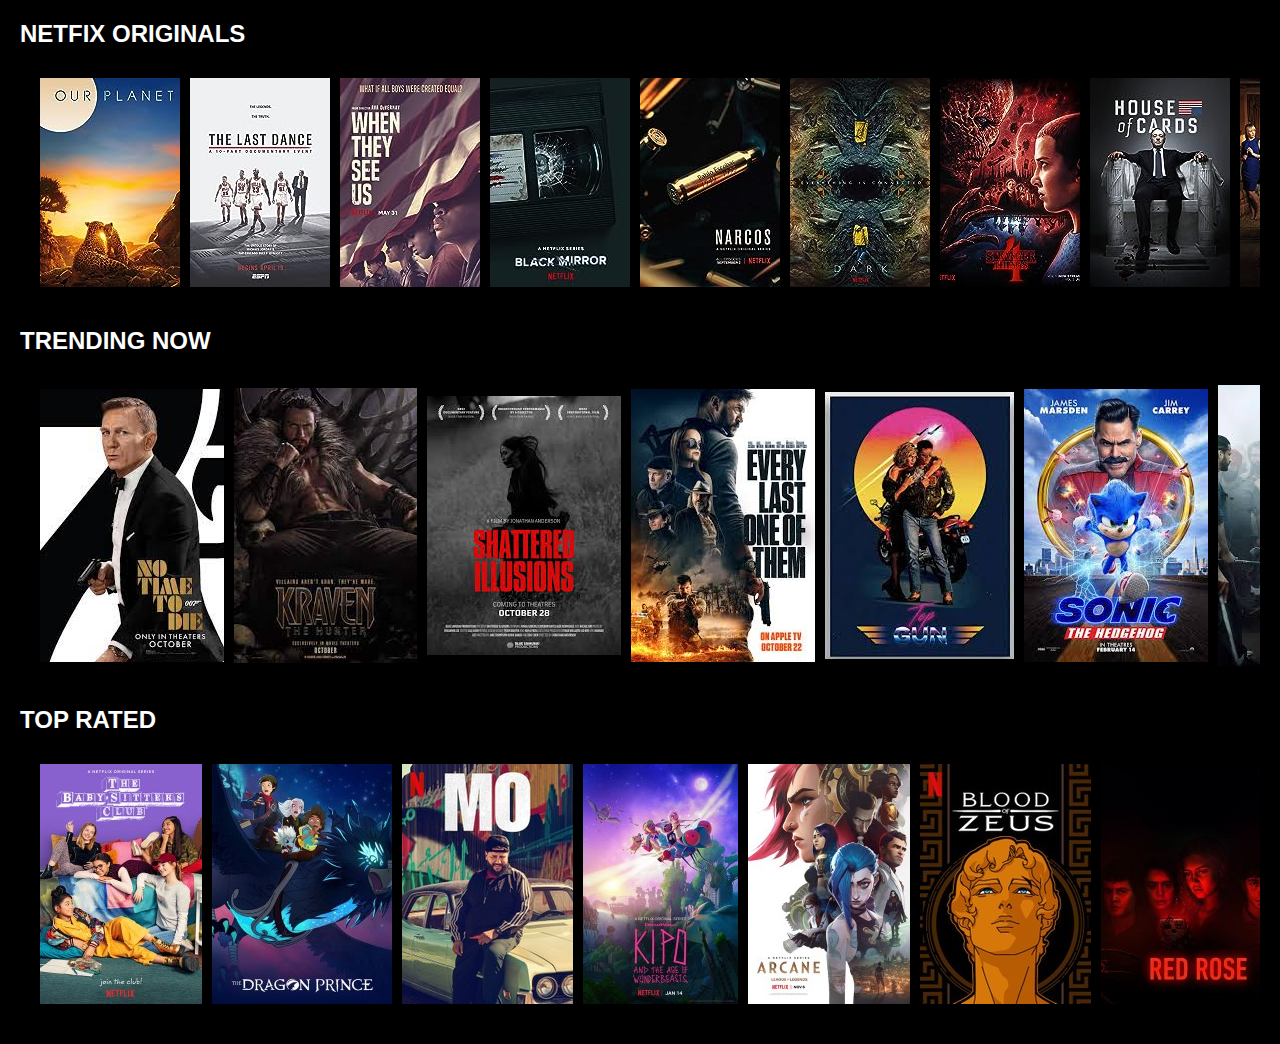
<file: homepage.html>
<!DOCTYPE html>
<html lang="en">
<head>
    <meta charset="UTF-8">
    <meta name="viewport" content="width=device-width, initial-scale=1.0">
    <title>Netflix</title>
    <link rel="stylesheet" href="style_homepage.css"/>
</head>
<body>
    <!-- NETFLIX ORIGINAL -->
    <div class = "row">
        <h2>NETFIX ORIGINALS</h2>
        <div class="row__posters">
            <img src="POSTER_ORIGINALS_1.jpg" alt="MOVIE POSTER" CLASS="POSTER_LARGE"/>
            <img src="POSTER_ORIGINALS_2.jpg" alt="MOVIE POSTER" CLASS="POSTER_LARGE"/>
            <img src="POSTER_ORIGINALS_3.jpg" alt="MOVIE POSTER" CLASS="POSTER_LARGE"/>
            <img src="POSTER_ORIGINALS_4.jpg" alt="MOVIE POSTER" CLASS="POSTER_LARGE"/>
            <img src="POSTER_ORIGINALS_5.jpg" alt="MOVIE POSTER" CLASS="POSTER_LARGE"/>
            <img src="POSTER_ORIGINALS_6.jpg" alt="MOVIE POSTER" CLASS="POSTER_LARGE"/>
            <img src="POSTER_ORIGINALS_7.jpg" alt="MOVIE POSTER" CLASS="POSTER_LARGE"/>
            <img src="POSTER_ORIGINALS_8.jpg" alt="MOVIE POSTER" CLASS="POSTER_LARGE"/>
            <img src="POSTER_ORIGINALS_9.jpg" alt="MOVIE POSTER" CLASS="POSTER_LARGE"/>
            <img src="POSTER_ORIGINALS_10.jpg" alt="MOVIE POSTER" CLASS="POSTER_LARGE"/>
        </div>
    </div>
    <!-- trending now -->
    <div class = "row">
        <h2>TRENDING NOW</h2>
        <div class="row__posters">
            <img src="POSTER_TRENDING_1.jpg" alt="MOVIE POSTER" CLASS="POSTER_LARGE"/>
            <img src="POSTER_TRENDING_2.jpg" alt="MOVIE POSTER" CLASS="POSTER_LARGE"/>
            <img src="POSTER_TRENDING_3.jpg" alt="MOVIE POSTER" CLASS="POSTER_LARGE"/>
            <img src="POSTER_TRENDING_4.jpg" alt="MOVIE POSTER" CLASS="POSTER_LARGE"/>
            <img src="POSTER_TRENDING_5.jpg" alt="MOVIE POSTER" CLASS="POSTER_LARGE"/>
            <img src="POSTER_TRENDING_6.jpg" alt="MOVIE POSTER" CLASS="POSTER_LARGE"/>
            <img src="POSTER_TRENDING_7.jpg" alt="MOVIE POSTER" CLASS="POSTER_LARGE"/>
            <img src="POSTER_TRENDING_8.jpg" alt="MOVIE POSTER" CLASS="POSTER_LARGE"/>
            <img src="POSTER_TRENDING_9.jpg" alt="MOVIE POSTER" CLASS="POSTER_LARGE"/>
            <img src="POSTER_TRENDING_10.jpg" alt="MOVIE POSTER" CLASS="POSTER_LARGE"/>
        </div>
    </div>   
    <!-- TOP RATED -->
    <div class = "row">
        <h2>TOP RATED</h2>
        <div class="row__posters">
            <img src="POSTER_TOP_1.jpg" alt="MOVIE POSTER" CLASS="POSTER_LARGE"/>
            <img src="POSTER_TOP_2.jpg" alt="MOVIE POSTER" CLASS="POSTER_LARGE"/>
            <img src="POSTER_TOP_3.jpg" alt="MOVIE POSTER" CLASS="POSTER_LARGE"/>
            <img src="POSTER_TOP_4.jpg" alt="MOVIE POSTER" CLASS="POSTER_LARGE"/>
            <img src="POSTER_TOP_5.jpg" alt="MOVIE POSTER" CLASS="POSTER_LARGE"/>
            <img src="POSTER_TOP_6.jpg" alt="MOVIE POSTER" CLASS="POSTER_LARGE"/>
            <img src="POSTER_TOP_7.jpg" alt="MOVIE POSTER" CLASS="POSTER_LARGE"/>
            <img src="POSTER_TOP_8.jpg" alt="MOVIE POSTER" CLASS="POSTER_LARGE"/>
            <img src="POSTER_TOP_9.jpg" alt="MOVIE POSTER" CLASS="POSTER_LARGE"/>
            <img src="POSTER_TOP_10.jpg" alt="MOVIE POSTER" CLASS="POSTER_LARGE"/>
        </div>
    </div> 
</body>
</html>
</file>
<file: style_homepage.css>
/* Reset some default styles */
body, h2, p {
    margin: 0;
    padding: 0;
}

/* Add a background color */
body {
    background-color: #000;
    color: #fff;
    font-family: Arial, sans-serif;
}

/* Style the rows */
.row {
    margin: 20px;
}

/* Style the headings */
h2 {
    font-size: 24px;
    margin-bottom: 10px;
}

/* Style the posters */
.row__posters {
    display: flex;
    overflow-x: scroll;
    overflow-y: hidden;
    padding: 20px;
}

.row__posters img {
    max-width: 72*5px; /* Width */
    height: 108*5px; /* Height */
    object-fit: contain;
    margin-right: 10px;
}

/* Add some spacing and styling for links */
a {
    color: #fff;
    text-decoration: none;
    margin-right: 10px;
}

/* Style the navigation bar */
nav {
    background-color: #111;
    padding: 10px 20px;
    display: flex;
    justify-content: space-between;
    align-items: center;
}

nav img {
    width: 100px;
    height: auto;
}
</file>
